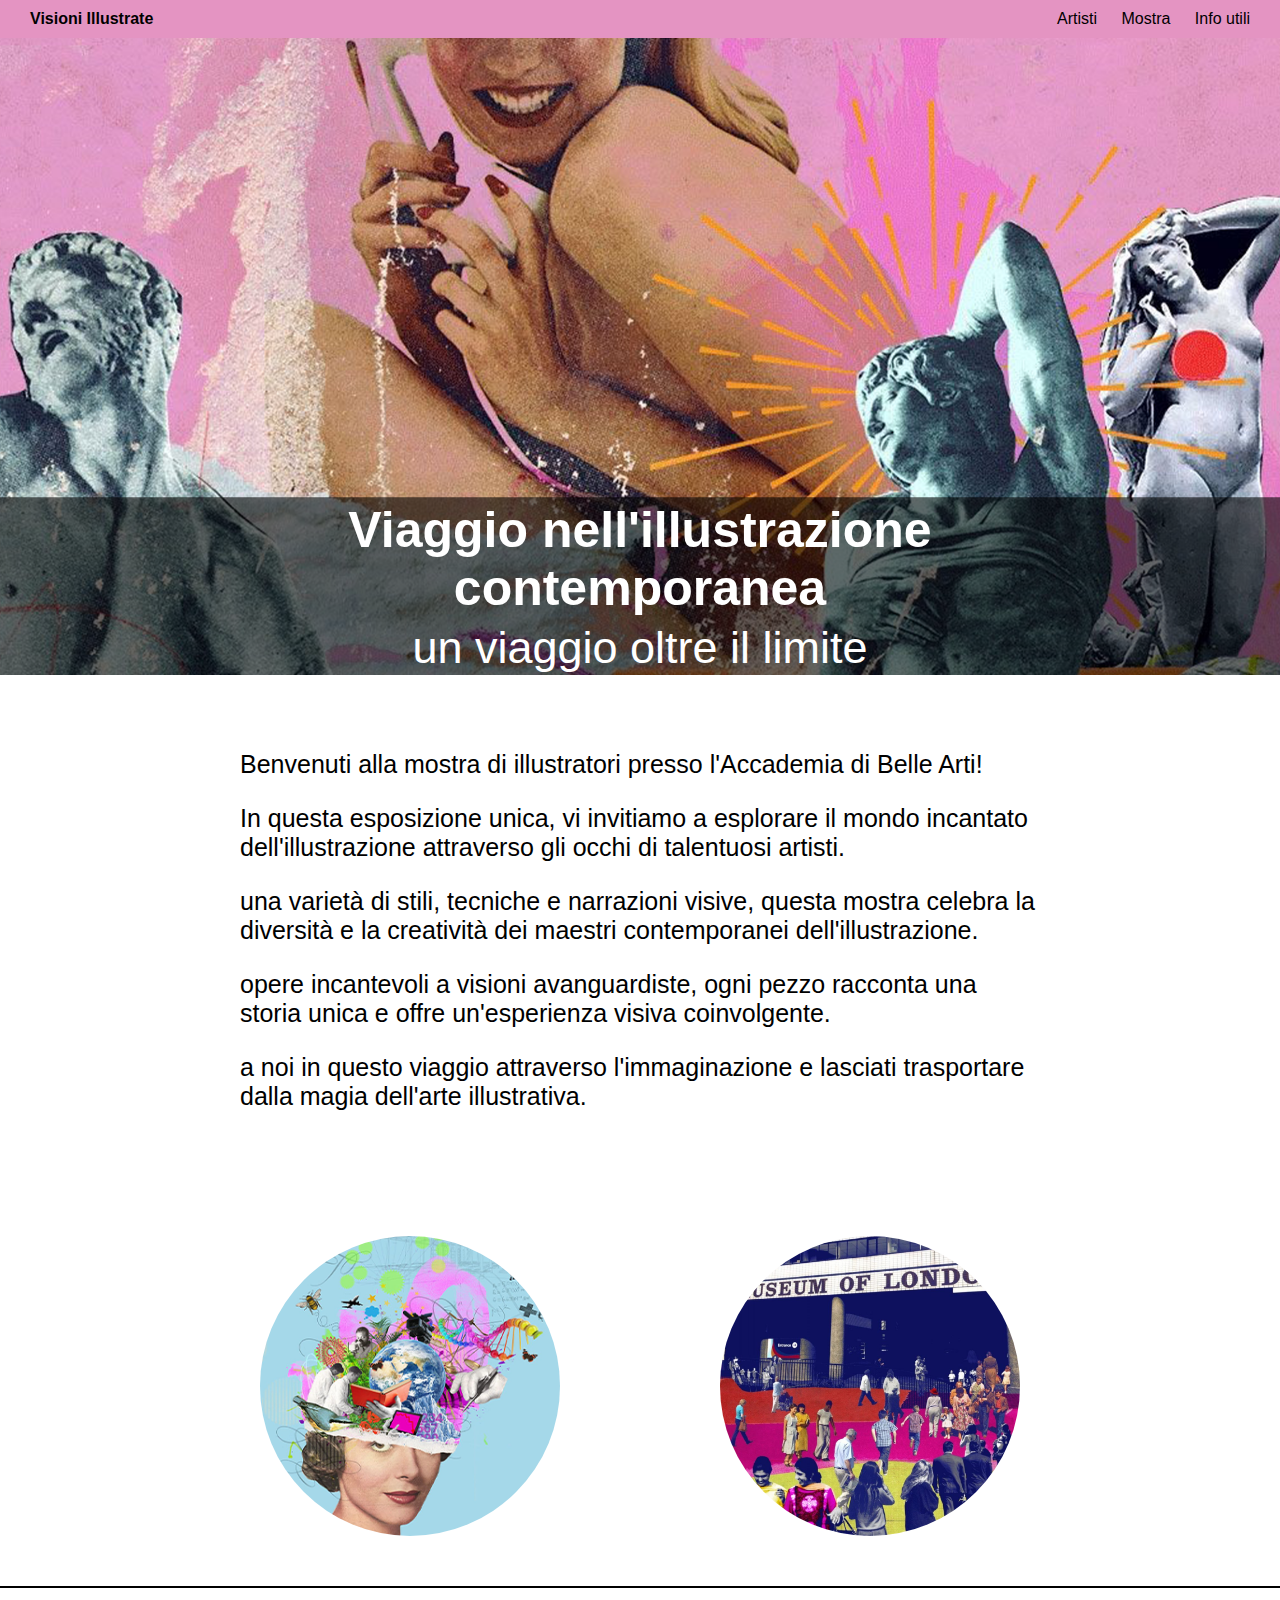
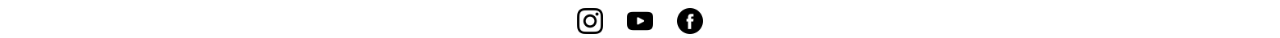
<file: index.html>
<!DOCTYPE html>
<html lang="en">
<head>
<meta charset="UTF-8">
<meta name="viewport" content="width=device-width, initial-scale=1.0">
<title>esercitazione 2</title>
<link rel="stylesheet" href="css/stileintro.css">
</head>
<body>

<div class="navbar">
  <b><a href="index.html" class="home">Visioni Illustrate</a></b>
  <div>
    <a href="artisti.html">Artisti</a>
    <a href="mostra.html">Mostra</a>
    <a href="info.html">Info utili</a>
  </div>
</div>

<div class="intro-photo">
  <img src="img/intro.png" alt="Immagine di introduzione">
  <div class="intro-text">
    <div class="title">Viaggio nell'illustrazione contemporanea</div>
    <div class="subtitle">un viaggio oltre il limite</div>
  </div>
</div>

<div class="text" align="center">
  <p>Benvenuti alla mostra di illustratori presso l'Accademia di Belle Arti! </p>
  <p> In questa esposizione unica, 
    vi invitiamo a esplorare il mondo incantato dell'illustrazione attraverso gli occhi di talentuosi artisti.</p>

     <p> una varietà di stili, tecniche e narrazioni visive, questa mostra celebra la diversità e la creatività dei maestri
      contemporanei dell'illustrazione. </p>
      <p> opere incantevoli a visioni avanguardiste, ogni pezzo racconta una storia unica
       e offre un'esperienza visiva coinvolgente.</p>
       
       <p> a noi in questo viaggio attraverso l'immaginazione e lasciati
        trasportare dalla magia dell'arte illustrativa.</p></div>



<div class="container">
  <div class="image">
      <img src="img/foto 1.png" alt="Foto 1">
      <div class="overlay">
          <a href="artisti.html">Artisti</a>
      </div>
  </div>
  <div class="image">
      <img src="img/foto 2.jpg" alt="Foto 2">
      <div class="overlay">
          <a href="mostra.html">La Mostra</a>
      </div>
  </div>
</div>

<div class="linea-nera"></div>

<div class="icone" align="center">
  <a href="https://www.instagram.com/abacatania/"><img src="img/instagram.png" alt="Icona 1"></a>
  <a href="https://www.youtube.com/channel/UCNDR1YMtQlPOKZ-_LPDMdig"><img src="img/youtube.png" alt="Icona 2"></a>
  <a href="https://www.facebook.com/abacatania/?locale=it_IT"><img src="img/facebook.png" alt="Icona 3"></a>
</div>

</body>
</html>
</file>
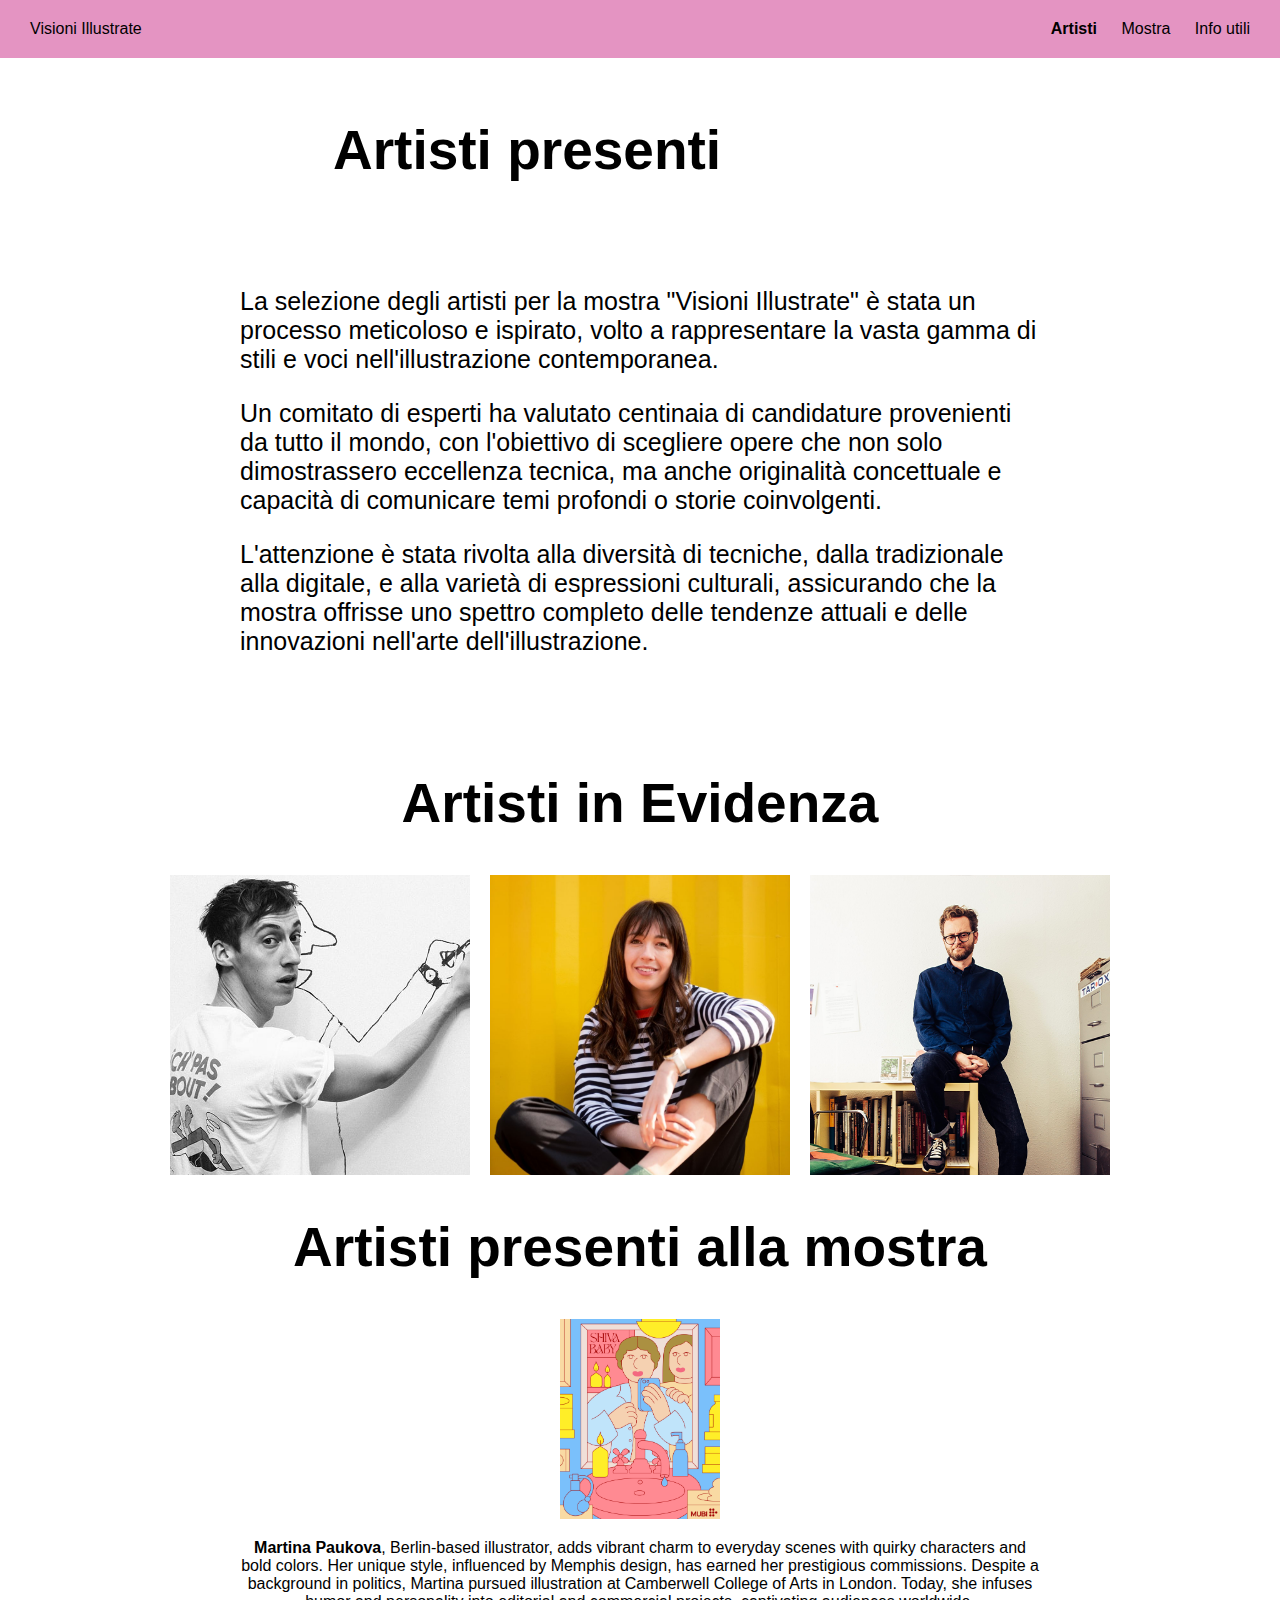
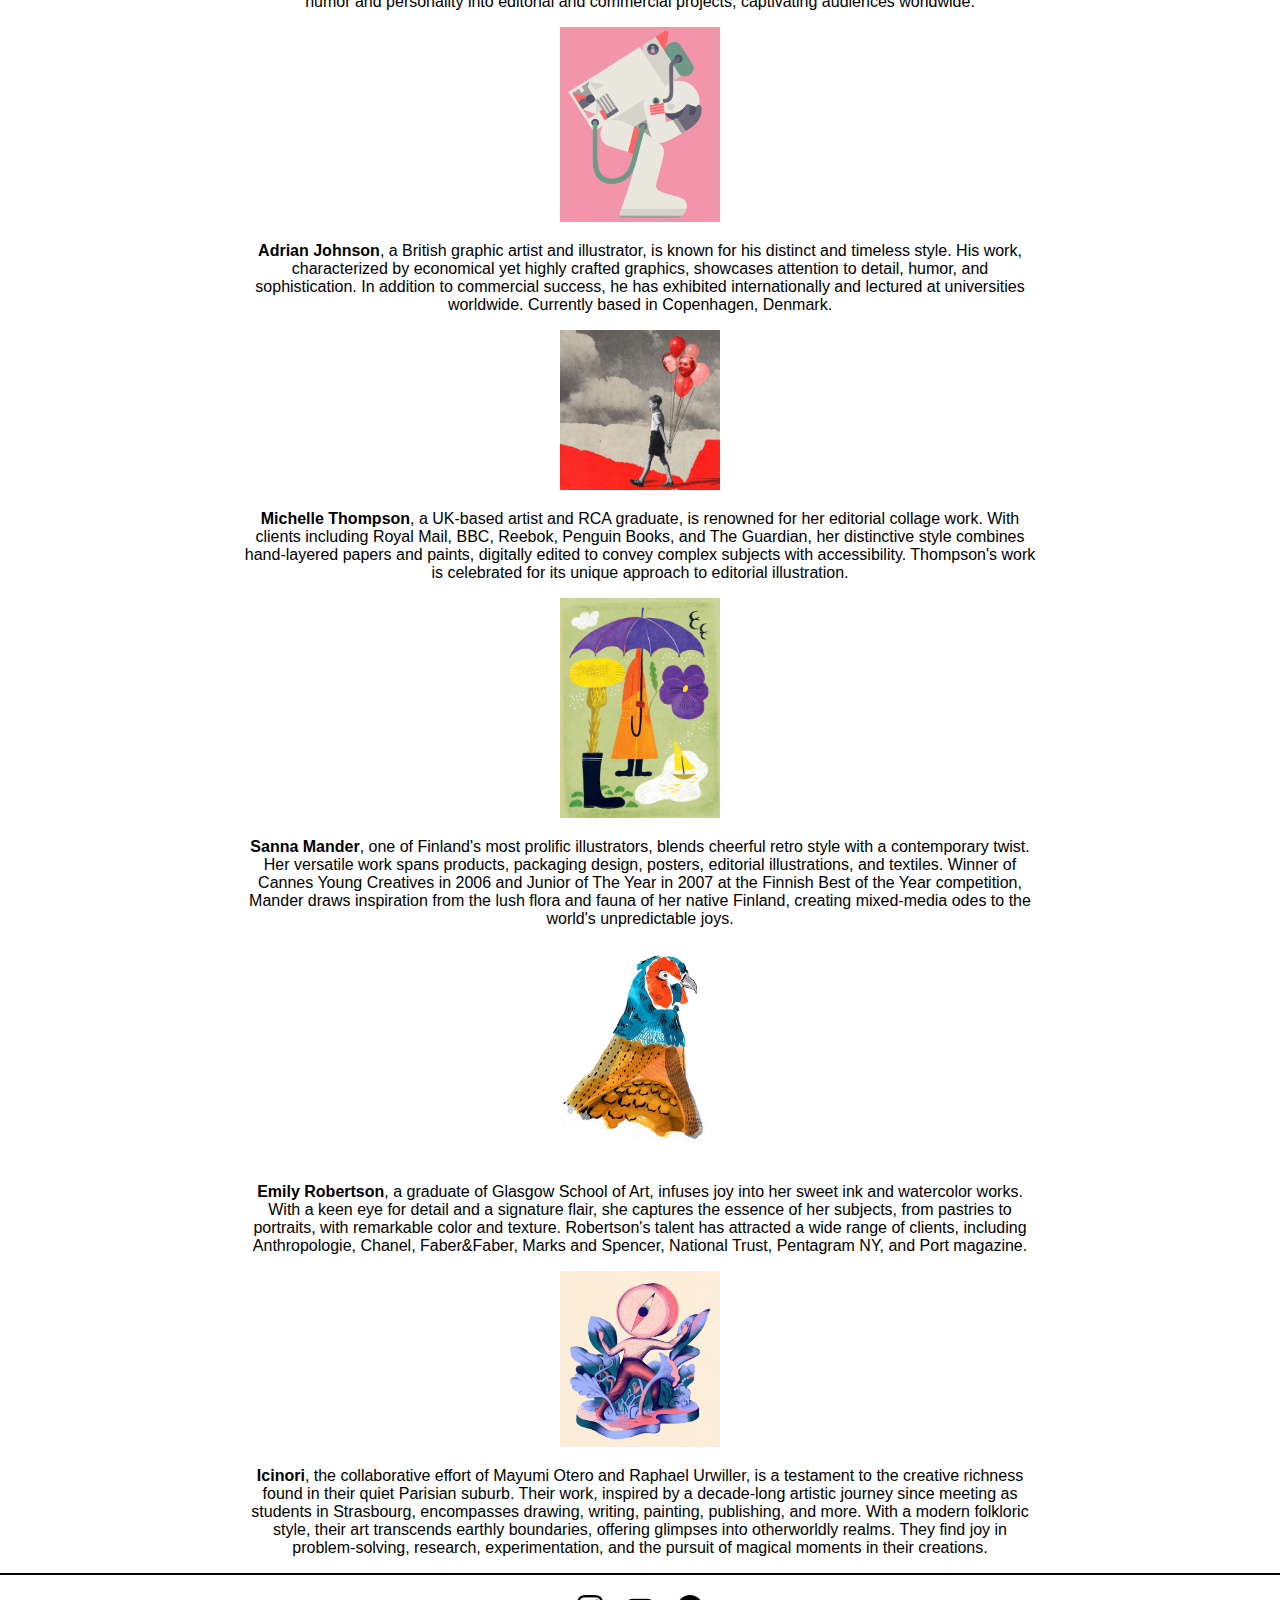
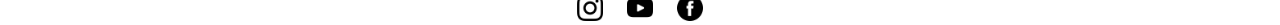
<file: artisti.html>
<!DOCTYPE html>
<html lang="en">
<head>
<meta charset="UTF-8">
<meta name="viewport" content="width=device-width, initial-scale=1.0">
<link rel="stylesheet" href="css/styleart.css">
<title>Pagina artisti</title>
</head>
<body>

<div class="navbar">
  <a href="index.html" class="home">Visioni Illustrate</a>
  <div>
   <b> <a href="artisti.html">Artisti</a></b>
    <a href="mostra.html">Mostra</a>
    <a href="info.html">Info utili</a>
  </div>
</div>

<div class="main-content">
  <div class="page-title1" align="left">
    Artisti presenti 
  </div>
  <div class="text" align="left">
    <p>La selezione degli artisti per la mostra "Visioni Illustrate" è stata un processo meticoloso e ispirato, volto a 
      rappresentare la vasta gamma di stili e voci nell'illustrazione contemporanea.</p>
      <p> Un comitato di esperti ha valutato
       centinaia di candidature provenienti da tutto il mondo, con l'obiettivo di scegliere opere che non solo dimostrassero 
       eccellenza tecnica, ma anche originalità concettuale e capacità di comunicare temi profondi o storie coinvolgenti. </p>

      <p> L'attenzione è stata rivolta alla diversità di tecniche, dalla tradizionale alla digitale, 
       e alla varietà di espressioni culturali, assicurando che la mostra offrisse uno spettro completo 
       delle tendenze attuali e delle innovazioni nell'arte dell'illustrazione.</p>
  </div>

  <div class="page-title" align="center">
    Artisti in Evidenza
  </div>
  <div class="container">
    <div class="image">
      <img src="img/artista 1.png" alt="Foto 1">
      <div class="overlay">
        <a href="Jullien.html">Jean Jullien</a>
      </div>
    </div>
    <div class="image">
      <img src="img/artista 2.png" alt="Foto 2">
      <div class="overlay">
        <a href="Hattie.html">Hattie Clark</a>
      </div>
    </div>
    <div class="image">
      <img src="img/artista 3.png" alt="Foto 3">
      <div class="overlay">
        <a href="paul.html">Paul Blow </a>
      </div>
    </div>
  </div>

  <div class="page-title2" align="center">
    Artisti presenti alla mostra
  </div>
  
  <div class="container-art">
    <img class="image-art" src="img/martina.jpg" alt="Descrizione dell'immagine">
    <p class="text-art"><b>Martina Paukova</b>, Berlin-based illustrator, adds vibrant charm to everyday scenes with quirky characters and bold colors. Her unique style, influenced by Memphis design, has earned her prestigious commissions. Despite a background in politics, Martina pursued illustration at Camberwell College of Arts in London. Today, she infuses humor and personality into editorial and commercial projects, captivating audiences worldwide.</p>
</div>

<div class="container-art">
  <img class="image-art" src="img/adrian.jpg" alt="Descrizione dell'immagine">
  <p class="text-art"><b>Adrian Johnson</b>, a British graphic artist and illustrator, is known for his distinct and timeless style. His work, characterized by economical yet highly crafted graphics, showcases attention to detail, humor, and sophistication. In addition to commercial success, he has exhibited internationally and lectured at universities worldwide. Currently based in Copenhagen, Denmark.</p>
</div>

<div class="container-art">
  <img class="image-art" src="img/michelle.jpg" alt="Descrizione dell'immagine">
  <p class="text-art"><b>Michelle Thompson</b>, a UK-based artist and RCA graduate, is renowned for her editorial collage work. With clients including Royal Mail, BBC, Reebok, Penguin Books, and The Guardian, her distinctive style combines hand-layered papers and paints, digitally edited to convey complex subjects with accessibility. Thompson's work is celebrated for its unique approach to editorial illustration.
  </p>
</div>

<div class="container-art">
  <img class="image-art" src="img/sanna.jpg" alt="Descrizione dell'immagine">
  <p class="text-art"><b>Sanna Mander</b>, one of Finland's most prolific illustrators, blends cheerful retro style with a contemporary twist. Her versatile work spans products, packaging design, posters, editorial illustrations, and textiles. Winner of Cannes Young Creatives in 2006 and Junior of The Year in 2007 at the Finnish Best of the Year competition, Mander draws inspiration from the lush flora and fauna of her native Finland, creating mixed-media odes to the world's unpredictable joys.
  </p>
</div>

<div class="container-art">
  <img class="image-art" src="img/emily.jpg" alt="Descrizione dell'immagine">
  <p class="text-art"><b>Emily Robertson</b>, a graduate of Glasgow School of Art, infuses joy into her sweet ink and watercolor works. With a keen eye for detail and a signature flair, she captures the essence of her subjects, from pastries to portraits, with remarkable color and texture. Robertson's talent has attracted a wide range of clients, including Anthropologie, Chanel, Faber&Faber, Marks and Spencer, National Trust, Pentagram NY, and Port magazine.

  </p>
</div>
  
<div class="container-art">
  <img class="image-art" src="img/icinori.jpg" alt="Descrizione dell'immagine">
  <p class="text-art"><b>Icinori</b>, the collaborative effort of Mayumi Otero and Raphael Urwiller, is a testament to the creative richness found in their quiet Parisian suburb. Their work, inspired by a decade-long artistic journey since meeting as students in Strasbourg, encompasses drawing, writing, painting, publishing, and more. With a modern folkloric style, their art transcends earthly boundaries, offering glimpses into otherworldly realms. They find joy in problem-solving, research, experimentation, and the pursuit of magical moments in their creations.
  </p>
</div>








</div>
<div class="linea-nera"></div>
<div class="icone" align="center">
  <a href="https://www.instagram.com/abacatania/"><img src="img/instagram.png" alt="Icona 1"></a>
  <a href="https://www.youtube.com/channel/UCNDR1YMtQlPOKZ-_LPDMdig"><img src="img/youtube.png" alt="Icona 2"></a>
  <a href="https://www.facebook.com/abacatania/?locale=it_IT"><img src="img/facebook.png" alt="Icona 3"></a>
</div>








</body>
</html>
</file>
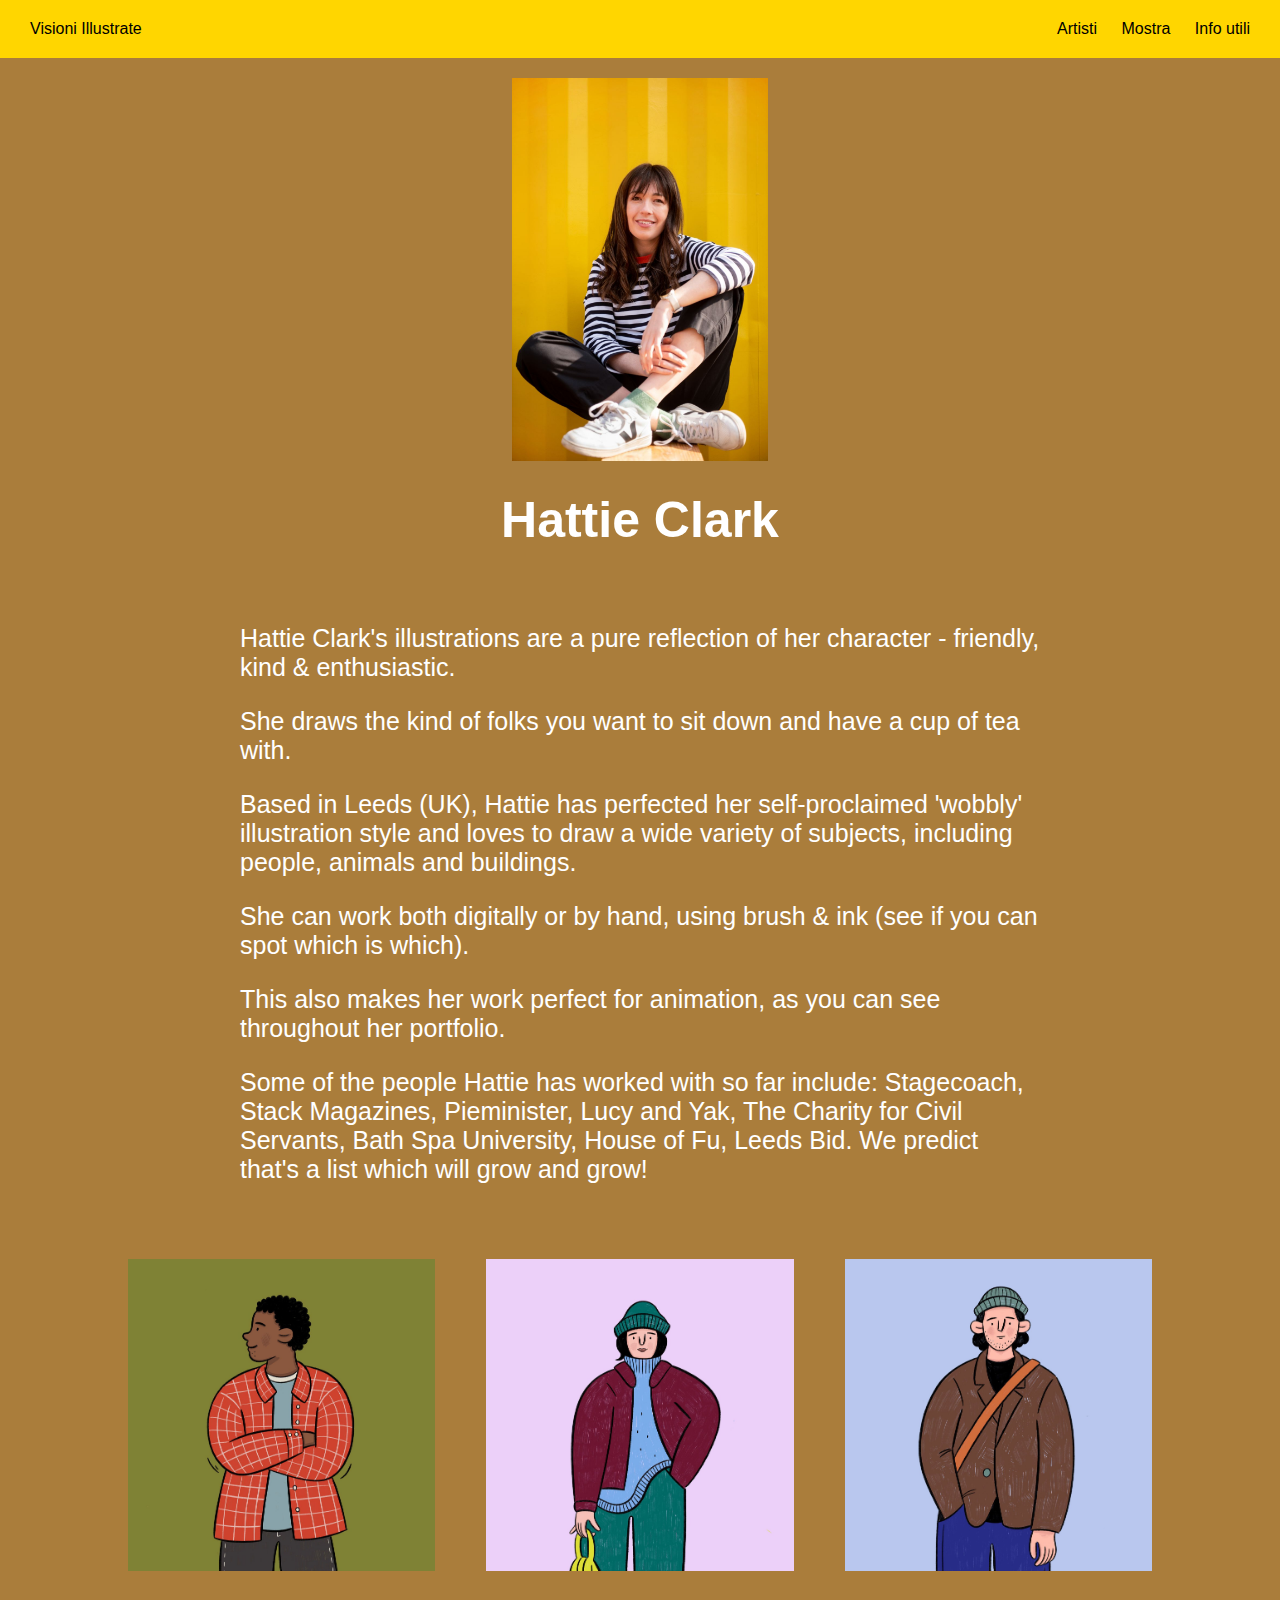
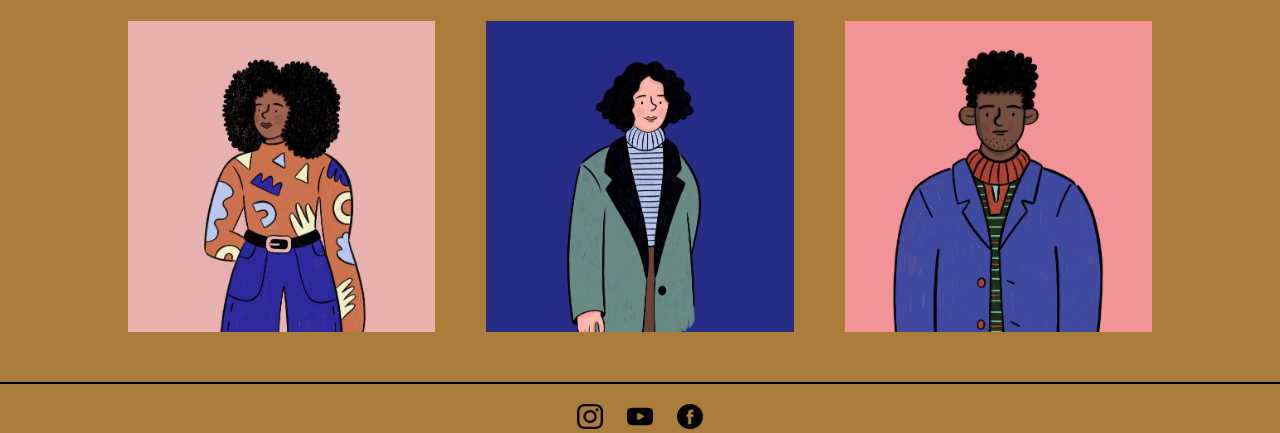
<file: Hattie.html>
<!DOCTYPE html>
<html lang="en">
<head>
<meta charset="UTF-8">
<meta name="viewport" content="width=device-width, initial-scale=1.0">
<link rel="stylesheet" href="css/style2.css">
<title>Hattie Clark</title>
</head>
<body>

  <div class="navbar">
    <a href="index.html" class="home">Visioni Illustrate</a>
    <div>
      <a href="artisti.html">Artisti</a>
      <a href="mostra.html">Mostra</a>
      <a href="info.html">Info utili</a>
    </div>
  </div>

<center>
  <img src="img/artista 2.png" alt="foto2" style="max-width: 20%; height: auto; display: block; margin: 0 auto;">
</center>

<div class="main-content">
  <div class="page-title">
    Hattie Clark
  </div>
  <div class="text">
   <p> Hattie Clark's illustrations are a pure reflection of her character - friendly, kind & enthusiastic.</p>
   <p> She draws the kind of folks you want to sit down and have a cup of tea with.</p>
   <p> Based in Leeds (UK), Hattie has perfected her self-proclaimed 'wobbly' illustration style and loves to draw a wide variety of subjects, including people, animals and buildings.</p>
   <p> She can work both digitally or by hand, using brush & ink (see if you can spot which is which).</p>
   <p> This also makes her work perfect for animation, as you can see throughout her portfolio.</p>
    <p>Some of the people Hattie has worked with so far include: Stagecoach, Stack Magazines, Pieminister, Lucy and Yak, The Charity for Civil Servants, Bath Spa University, House of Fu, Leeds Bid. We predict that's a list which will grow and grow!</p>
  </div>

  <div class="container">
    <div class="image">
      <img src="img/opera cla 1.jpg" alt="Foto 1">
    </div>
    <div class="image">
      <img src="img/opera cla 2.jpg" alt="Foto 2">
    </div>
    <div class="image">
      <img src="img/opera cla 3.jpg" alt="Foto 3">
    </div>
  </div>

  <div class="container">
    <div class="image">
      <img src="img/hat 5.jpg" alt="Foto 5">
    </div>
    <div class="image">
      <img src="img/hat 6.jpg" alt="Foto 6">
    </div>
    <div class="image">
      <img src="img/hat 7.jpg" alt="Foto 7">
    </div>
  </div>
  
  
  

</div>

<div class="linea-nera"></div>
<div class="icone" align="center">
  <a href="https://www.instagram.com/abacatania/"><img src="img/instagram.png" alt="Icona 1"></a>
  <a href="https://www.youtube.com/channel/UCNDR1YMtQlPOKZ-_LPDMdig"><img src="img/youtube.png" alt="Icona 2"></a>
  <a href="https://www.facebook.com/abacatania/?locale=it_IT"><img src="img/facebook.png" alt="Icona 3"></a>
</div>

</body>
</html>
</file>
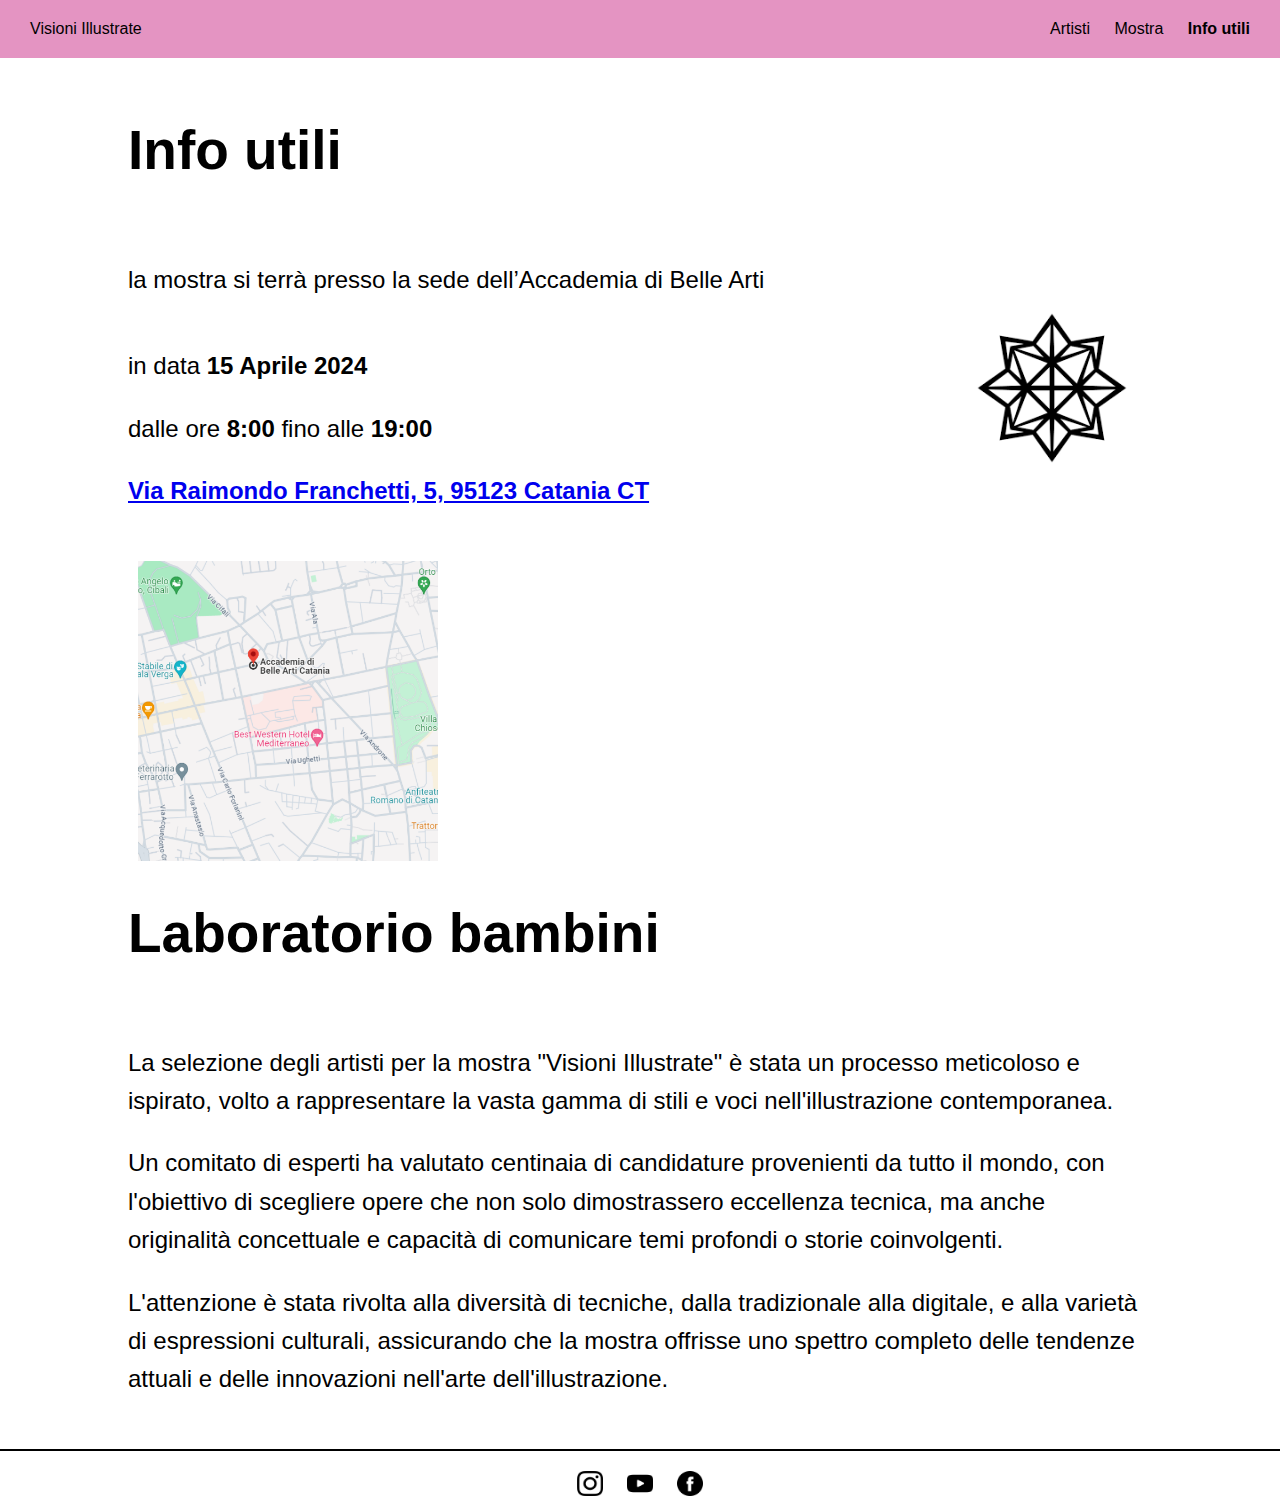
<file: info.html>
<!DOCTYPE html>
<html lang="en">
<head>
<meta charset="UTF-8">
<meta name="viewport" content="width=device-width, initial-scale=1.0">
<link rel="stylesheet" href="css/styleart.css">
<title>informazioni</title>
</head>
<body>

<div class="navbar">
  <a href="index.html" class="home">Visioni Illustrate</a>
  <div>
    <a href="artisti.html">Artisti</a>
    <a href="mostra.html">Mostra</a>
   <b> <a href="info.html">Info utili</a></b>
  </div>
</div>

<div class="main-content">
  <div class="page-title" align="left">
    Info utili
  </div>
  
  <div class="page-content" align="left">
    <p>la mostra si terrà presso la sede dell’Accademia di Belle Arti</p>
    
     <div class="info-container">
       <div class="info-text">
         <p> in data <b> 15 Aprile 2024</b></p>
         <p>dalle ore <b>8:00</b> fino alle <b>19:00</b></p>
         <b><a href="https://www.google.com/maps/place//data=!4m2!3m1!1s0x1313fcd2c25c1883:0xbe3c697761685651?sa=X&ved=1t:8290&ictx=111">
         Via Raimondo Franchetti, 5, 95123 Catania CT</a></b>
       </div>
       <div class="info-image">
         <img src="img/marchio.png" alt="Marchio">
       </div>
     </div>
</div>



  <div class="image" align="left">
    <img src="img/mappa.png">
  </div>





  <div class="page-title" align="left">
    Laboratorio bambini
  </div>
  <div class="page-content" align="left">
    <p>La selezione degli artisti per la mostra "Visioni Illustrate" è stata un processo meticoloso e ispirato, volto a 
      rappresentare la vasta gamma di stili e voci nell'illustrazione contemporanea.</p>
Un comitato di esperti ha valutato centinaia di candidature provenienti da tutto il mondo, con l'obiettivo di scegliere opere che non solo dimostrassero 
       eccellenza tecnica, ma anche originalità concettuale e capacità di comunicare temi profondi o storie coinvolgenti.</p>
       L'attenzione è stata rivolta alla diversità di tecniche, dalla tradizionale alla digitale, 
       e alla varietà di espressioni culturali, assicurando che la mostra offrisse uno spettro completo 
       delle tendenze attuali e delle innovazioni nell'arte dell'illustrazione.</p>

  </div>
</div>

<div class="linea-nera"></div>
<div class="icone" align="center">
  <a href="https://www.instagram.com/abacatania/"><img src="img/instagram.png" alt="Icona 1"></a>
  <a href="https://www.youtube.com/channel/UCNDR1YMtQlPOKZ-_LPDMdig"><img src="img/youtube.png" alt="Icona 2"></a>
  <a href="https://www.facebook.com/abacatania/?locale=it_IT"><img src="img/facebook.png" alt="Icona 3"></a>
</div>


</body>
</html>
</file>
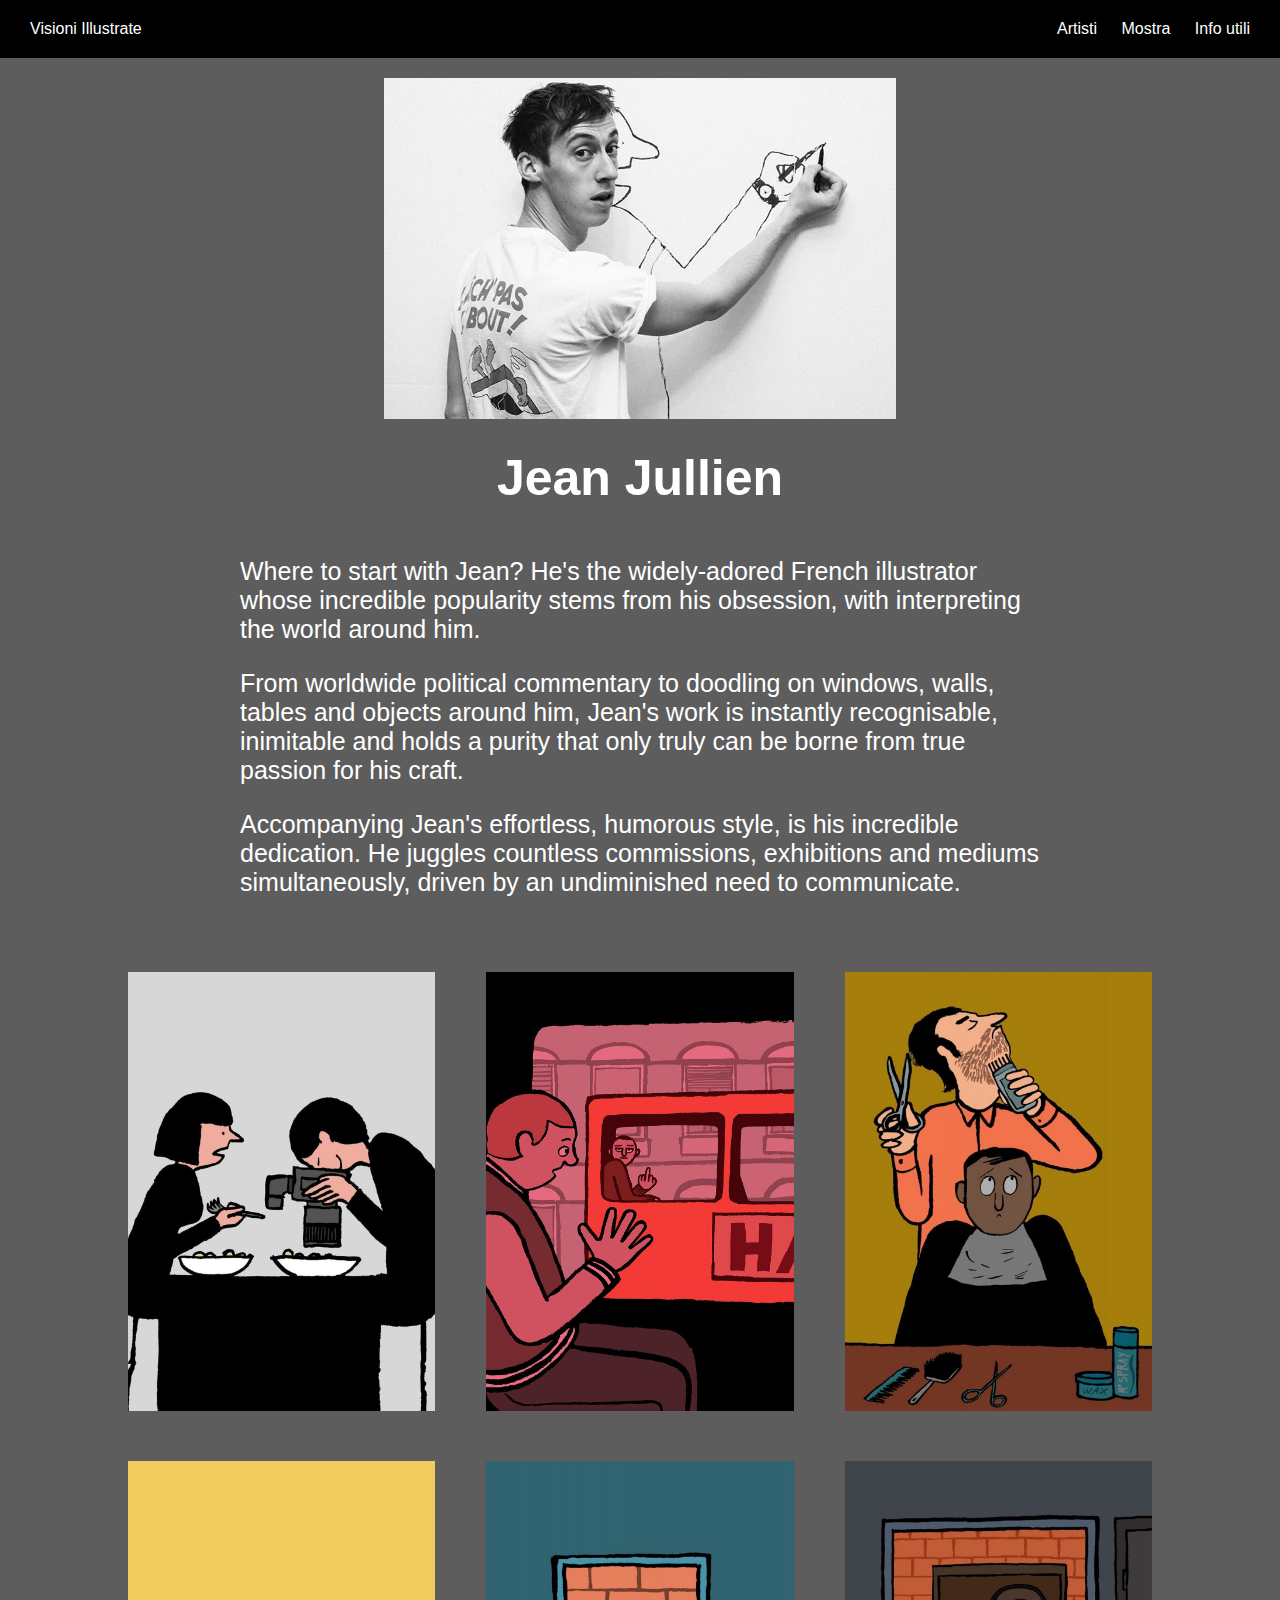
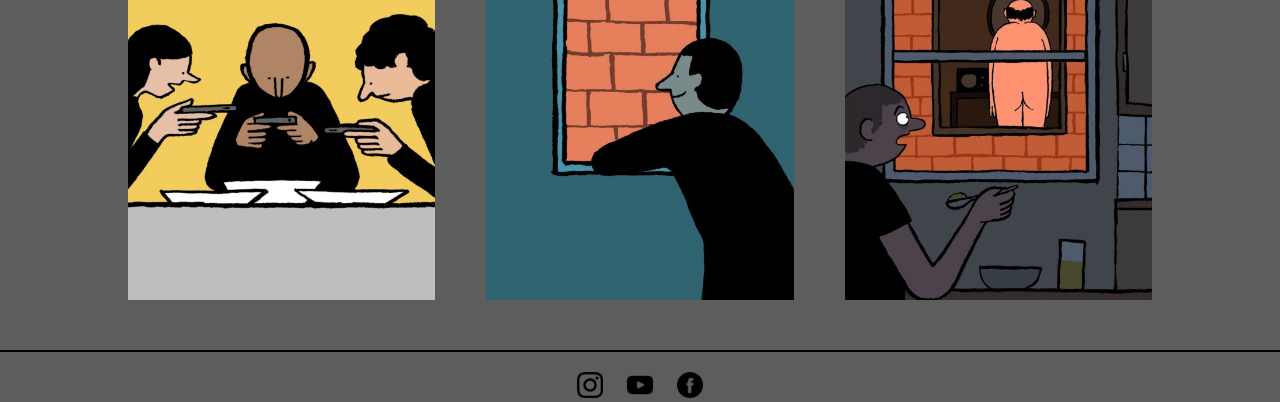
<file: Jullien.html>
<!DOCTYPE html>
<html lang="en">
<head>
<meta charset="UTF-8">
<meta name="viewport" content="width=device-width, initial-scale=1.0">
<link rel="stylesheet" href="css/style1.css">
<title>Jean Jullien</title>
</head>
<body>

  <div class="navbar">
    <a href="index.html" class="home">Visioni Illustrate</a>
    <div>
      <a href="artisti.html">Artisti</a>
      <a href="mostra.html">Mostra</a>
      <a href="info.html">Info utili</a>
    </div>
  </div>

<center>
  <img src="img/artista 1.png" alt="foto2" style="max-width: 40%; height: auto; display: block; margin: 0 auto;">
</center>

<div class="main-content">
  <div class="page-title">
    Jean Jullien
  </div>
  <div class="text">
    Where to start with Jean? He's the widely-adored French illustrator whose incredible popularity stems from his obsession, with interpreting the world around him.</p>
    From worldwide political commentary to doodling on windows, walls, tables and objects around him, Jean's work is instantly recognisable, inimitable and holds a purity that only truly can be borne from true passion for his craft.</p>
   Accompanying Jean's effortless, humorous style, is his incredible dedication. He juggles countless commissions, exhibitions and mediums simultaneously, driven by an undiminished need to communicate.</p>

  </div>

  <div class="container">
    <div class="image">
      <img src="img/opera jul 1.jpg" alt="Foto 1">
    </div>
    <div class="image">
      <img src="img/opera jul 2.jpg" alt="Foto 2">
    </div>
    <div class="image">
      <img src="img/opera jul 3.jpg" alt="Foto 3">
    </div>
  </div>

  <div class="container">
    <div class="image">
      <img src="img/jul 4.jpg" alt="Foto 4">
    </div>
    <div class="image">
      <img src="img/jul 5.jpg" alt="Foto 5">
    </div>
    <div class="image">
      <img src="img/jul 6.jpg" alt="Foto 6">
    </div>
  </div>
  
  
  
  

</div>

<div class="linea-nera"></div>
<div class="icone" align="center">
  <a href="https://www.instagram.com/abacatania/"><img src="img/instagram.png" alt="Icona 1"></a>
  <a href="https://www.youtube.com/channel/UCNDR1YMtQlPOKZ-_LPDMdig"><img src="img/youtube.png" alt="Icona 2"></a>
  <a href="https://www.facebook.com/abacatania/?locale=it_IT"><img src="img/facebook.png" alt="Icona 3"></a>
</div>

</body>
</html>
</file>
<file: css/stileintro.css>
body {
  margin: 0;
  font-family: Arial, sans-serif;
  background-color: white;
}

.navbar {
  background-color: #E494C2;
  overflow: hidden;
  display: flex;
  justify-content: space-between;
  align-items: center;
  padding: 10px 20px;
  margin-bottom: 0;
  
}

.navbar a {
  color: black;
  text-decoration: none;
  padding: 10px 8px;
  margin: 0 2px;
}

.navbar a.home {
  order: -1;
}

.intro-photo {
  width: 100%;
  height: 637px;
  overflow: hidden;
  position: relative; /* Aggiunto posizionamento relativo */
}

.intro-photo img {
  width: 100%;
  height: 100%;
  object-fit: cover;
}

.intro-text {
  position: absolute;
  top: 50%;
  left: 50%;
  transform: translate(-50%, -50%); /* Centra il testo */
  text-align: center; /* Centra il testo orizzontalmente */
  color: white;
}

.title {
  padding-top: 460px;
  font-size: 50px;
  font-weight: bold;
  margin-bottom: 5px; /* Aggiunto margine inferiore per separare il titolo dal sottotitolo */
}

.subtitle {
  font-size: 45px;
  font-weight: normal;
}

.container {
  display: flex;
  justify-content: center;
  margin-top: 20px;
}

.image img {
  width: 100%;
  height: 100%;
  object-fit: cover;
}

.image {
  margin: 50px 80px;
  width: 300px;
  height: 300px;
  overflow: hidden;
  border-radius: 50%;
  position: relative;
}

.overlay {
  position: absolute;
  top: 50%;
  left: 50%;
  transform: translate(-50%, -50%);
  width: 100%;
  height: 100%;
  background-color: rgba(0, 0, 0, 0.5);
  color: #fff;
  display: flex;
  justify-content: center;
  align-items: center;
  opacity: 0;
  transition: opacity 0.3s;
}

.image:hover .overlay {
  opacity: 1;
}

.overlay a {
  text-decoration: none;
  color: #fff;
  font-size: 30px;
  font-weight: bold;
}

.linea-nera {
  width: 100%;
  height: 2px;
  background-color: black;
}

.icone {
  margin-top: 20px;
}

.icone a {
  margin: 0 10px;
}

.icone img {
  width: 2%;
  height: 2%;
  object-fit: cover;
}


.b{
  font-weight: bold;
}


.page-content {
  padding-top: 20px;
  padding-left: 20px;
  color: rgb(0, 0, 0);
  font-size: 20px;
  align-content: center;
  line-height: 1.6;
  text-align: left;
  margin-bottom: 40px;
}

.text {
  align-content: left;
  max-width: 800px;
  margin: 20px auto;
  font-size: 25px;
  text-align: left;
  padding-top: 30px;
  padding-bottom: 30px;
}

/* Stili per dispositivi mobili */
@media only screen and (max-width: 768px) {
  .navbar {
    padding: 10px;
  }
  
  .title {
    font-size: 20px;
  }
  
  .subtitle {
    font-size: 15px;
  }
  
  .container {
    flex-wrap: wrap;
    justify-content: center;
  }
  
  .image {
    margin: 20px;
    width: 200px;
    height: 200px;
  }
  
  .image img {
    width: 100%;
    height: 100%;
  }
  
  .page-content {
    padding: 20px;
    font-size: 18px;
  }
  
  .text {
    font-size: 20px;
    padding: 20px;
  }

  .icone img {
    width: 20%;
    height: 20%;
    object-fit: cover; /* Fai in modo che l'immagine copra l'intera area mantenendo le proporzioni */
  
  
  }
}
</file>
<file: css/styleart.css>
body {
  margin: 0;
  font-family: Arial, sans-serif;
  background-color: #ffffff;
}

.navbar {
  background-color: #E494C2;
  overflow: hidden;
  display: flex;
  justify-content: space-between;
  align-items: center;
  padding: 10px 20px;
  margin-bottom: 20px;
}

.navbar a {
  color: rgb(0, 0, 0);
  text-decoration: none;
  padding: 10px 8px;
  margin: 0 2px;
}

.navbar a.home {
  order: -1;
}

.main-content {
  margin: 0 auto;
  width: 80%;
  text-align: center;
}

.page-title1 {
  padding-top: 40px;
  padding-bottom: 30px;
  color: rgb(0, 0, 0);
  align-content: left;
  font-size: 55px;
  font-weight: bold;
  margin-bottom: 10px;
  padding-left: 205px;
}

.page-title {
  padding-top: 40px;
  padding-bottom: 30px;
  color: rgb(0, 0, 0);
  align-content: left;
  font-size: 55px;
  font-weight: bold;
  margin-bottom: 10px;
}

.page-title2 {
  padding-top: 40px;
  padding-bottom: 30px;
  color: rgb(0, 0, 0);
  align-content: left;
  font-size: 55px;
  font-weight: bold;
  margin-bottom: 10px;
}

.page-content {
  padding-top: 15px;
  color: rgb(0, 0, 0);
  font-size: 24px;
  align-content: left;
  line-height: 1.6;
  text-align: left;
  margin-bottom: 50px;
}

.center-image {
  display: block;
  margin: 0 auto; /* Questo centrerà l'immagine */
}

.container {
  display: flex;
  justify-content: center;
}

.image {
  position: relative;
  margin: 0 10px;
  width: 300px; /* Imposta la larghezza delle miniature */
  height: 300px; /* Imposta l'altezza delle miniature */
  overflow: hidden; /* Per assicurarsi che le immagini non superino le dimensioni specificate */
  padding: px; /* Aggiunge un padding per contenere lo sfondo nero */
}


.image img {
  width: 100%;
  height: 100%;
  object-fit: cover; /* Fai in modo che l'immagine copra l'intera area mantenendo le proporzioni */
}

.overlay {
  position: absolute;
  top: 0;
  left: 0;
  width: 100%;
  height: 100%;
  background-color: rgba(0, 0, 0, 0.5);
  color: #fff;
  display: flex;
  justify-content: center;
  align-items: center;
  opacity: 0;
  transition: opacity 0.3s;
}

.image:hover .overlay {
  opacity: 1;
}

.overlay a {
  text-decoration: none;
  color: #fff;
  font-size: 30px; /* Riduci la dimensione del testo */
  font-weight: bold;
}

.h1
{
  padding-top: 10px;
  font-size: 50px;
  padding-bottom: 20px;
  font-weight: bold;


}

.b {
  font-weight: bold;
}

.date-image-container {
  display: flex;
  align-items: center;
  margin-top: 20px; /* Regola il margine superiore come preferisci */
}

.date-image-container img {
  width: 50px; /* Regola la larghezza dell'immagine come preferisci */
  height: auto;
  margin-right: 10px; /* Aggiunge un margine a destra per separare l'immagine dal testo */
}



.info-text {
  flex: 1;
}

.info-container {
  display: flex;
  justify-content: space-between;
  align-items: flex-start; /* Per posizionare l'immagine più in alto */
}

.info-image {
  margin-top: -35px; /* Sposta l'immagine verso l'alto */
}

.info-image img {
  width: 200px; /* Imposta la larghezza dell'immagine */
  height: auto; /* Imposta l'altezza automaticamente in base alla larghezza */
}

.linea-nera {
  width: 100%;
  height: 2px;
  background-color: black;
}

.icone {
  margin-top: 20px; /* Distanza tra la linea nera e le icone */
}

.icone a {
  margin: 0 10px; /* Spazio tra le icone */
}

.icone img {
  width: 2%;
  height: 2%;
  object-fit: cover; /* Fai in modo che l'immagine copra l'intera area mantenendo le proporzioni */


}

.b{
  font-weight: bold;
}

.container-art {
  text-align: center;
  max-width: 800px;
  margin: 0 auto;
}
.image-art {
  max-width: 20%;
  height: auto;
}
.text-art {
  text-align: center;
}


.text {
  align-content: left;
  max-width: 800px;
  margin: 20px auto;
  font-size: 25px;
  text-align: left;
  padding-top: 30px;
  padding-bottom: 30px;
}

/* Stili per dispositivi mobili */
@media only screen and (max-width: 768px) {
  .navbar {
    padding: 10px;
  }
  
  .page-title,
  .page-title1,
  .page-title2 {
    font-size: 40px;
  }
  
  .page-content {
    font-size: 20px;
    padding: 15px;
    margin-bottom: 30px;
  }

  .container {
    flex-wrap: wrap;
  }
  
  .image {
    width: 100%;
    height: auto;
    margin: 10px 0;
  }
  
  .date-image-container img {
    width: 40px;
  }

  .info-image img {
    width: 130px;
  }

  .icones {
    margin-top: 10px;
  }

  .icones img {
    width: 4%;
    height: auto;
  }

  .container-art {
    max-width: 100%;
  }

  .image-art {
    max-width: 40%;
  }

  .text-art {
    font-size: 18px;
  }
  
  .text {
    font-size: 18px;
    padding-top: 20px;
    padding-bottom: 20px;
  }

  .page-title1 {
    padding-top: 40px;
    padding-bottom: 30px;
    color: rgb(0, 0, 0);
    align-content: left;
    font-size: 55px;
    font-weight: bold;
    margin-bottom: 10px;
    padding-left: 15px;
  }

  .icone img {
    width: 20%;
    height: 20%;
    object-fit: cover; /* Fai in modo che l'immagine copra l'intera area mantenendo le proporzioni */
  
  
  }
}
</file>
<file: css/style2.css>
body {
  margin: 0;
  font-family: Arial, sans-serif;
  background-color: #AA7D3B;
}

.navbar {
  background-color: #FFD600;
  overflow: hidden;
  display: flex;
  justify-content: space-between;
  align-items: center;
  padding: 10px 20px;
  margin-bottom: 20px;
}

.navbar a {
  color: rgb(0, 0, 0);
  text-decoration: none;
  padding: 10px 8px;
  margin: 0 2px;
}

.navbar a.home {
  order: -1;
}

.main-content {
  margin: 0 auto;
  width: 80%;
  text-align: center;
}

.page-title {
  padding-top: 30px;
  align-content: center;
  color: white;
  font-size: 50px;
  font-weight: bold;
  margin-bottom: 20px;
}

.page-content {
  color: white;
  font-size: 25px;
  line-height: 1.6;
  text-align: left;
  margin-bottom: 50px;
}

.center-image {
  display: block;
  margin: 0 auto; /* Questo centrerà l'immagine */
}

.container {
  display: flex;
  justify-content: space-between; /* Allinea le immagini distribuendole uniformemente nello spazio disponibile */
  margin-bottom: 50px; /* Aggiunge un margine inferiore per separare le immagini dal contenuto successivo */
}

.image {
  width: 30%; /* Imposta la larghezza delle miniature in modo che siano equidistanti e non troppo vicine */
  overflow: hidden; /* Assicura che l'immagine non superi i limiti del contenitore */
}

.image img {
  width: 100%; /* Rendi l'immagine larga quanto il contenitore */
  height: 100%; /* Rendi l'altezza dell'immagine uguale alla larghezza per renderla un quadrato */
  object-fit: cover; /* Fa in modo che l'immagine copra l'intera area mantenendo le proporzioni */
}


.linea-nera {
  width: 100%;
  height: 2px;
  background-color: black;
}

.icone {
  margin-top: 20px; /* Distanza tra la linea nera e le icone */
}

.icone a {
  margin: 0 10px; /* Spazio tra le icone */
}

.icone img {
  width: 2%;
  height: 2%;
  object-fit: cover; /* Fai in modo che l'immagine copra l'intera area mantenendo le proporzioni */


}

.text {
  color:white;
  align-content: left;
  max-width: 800px;
  margin: 20px auto;
  font-size: 25px;
  text-align: left;
  padding-top: 30px;
  padding-bottom: 30px;
}
</file>
<file: css/style1.css>
body {
  margin: 0;
  font-family: Arial, sans-serif;
  background-color: #5d5d5d;
}

.navbar {
  background-color: #000000;
  overflow: hidden;
  display: flex;
  justify-content: space-between;
  align-items: center;
  padding: 10px 20px;
  margin-bottom: 20px;
}

.navbar a {
  color: white;
  text-decoration: none;
  padding: 10px 8px;
  margin: 0 2px;
}

.navbar a.home {
  order: -1;
}

.main-content {
  margin: 0 auto;
  width: 80%;
  text-align: center;
}

.page-title {
  padding-top: 30px;
  align-content: center;
  color: white;
  font-size: 50px;
  font-weight: bold;
  margin-bottom: 20px;
}

.page-content {
  color: white;
  font-size: 25px;
  line-height: 1.6;
  text-align: left;
  margin-bottom: 50px;
}

.center-image {
  display: block;
  margin: 0 auto; /* Questo centrerà l'immagine */
}

.container {
  display: flex;
  justify-content: space-between; /* Allinea le immagini distribuendole uniformemente nello spazio disponibile */
  margin-bottom: 50px; /* Aggiunge un margine inferiore per separare le immagini dal contenuto successivo */
}

.image {
  width: 30%; /* Imposta la larghezza delle miniature in modo che siano equidistanti e non troppo vicine */
  overflow: hidden; /* Assicura che l'immagine non superi i limiti del contenitore */
}

.image img {
  width: 100%; /* Rendi l'immagine larga quanto il contenitore */
  height: 100%; /* Rendi l'altezza dell'immagine uguale alla larghezza per renderla un quadrato */
  object-fit: cover; /* Fa in modo che l'immagine copra l'intera area mantenendo le proporzioni */
}


.linea-nera {
  width: 100%;
  height: 2px;
  background-color: black;
}

.icone {
  margin-top: 20px; /* Distanza tra la linea nera e le icone */
}

.icone a {
  margin: 0 10px; /* Spazio tra le icone */
}

.icone img {
  width: 2%;
  height: 2%;
  object-fit: cover; /* Fai in modo che l'immagine copra l'intera area mantenendo le proporzioni */


}

.text {
  color:white;
  align-content: left;
  max-width: 800px;
  margin: 20px auto;
  font-size: 25px;
  text-align: left;
  padding-top: 30px;
  padding-bottom: 30px;
}

/* Stili per dispositivi mobili */
@media only screen and (max-width: 768px) {
  .navbar {
    padding: 10px;
  }

  .page-title {
    font-size: 40px;
    padding-top: 20px; /* Riduci il padding superiore */
    margin-bottom: 10px; /* Riduci il margine inferiore */
  }

  .page-content {
    font-size: 20px;
    margin-bottom: 30px;
  }

  .container {
    flex-wrap: wrap; /* Permetti il riavvolgimento degli elementi */
    justify-content: center; /* Centra le immagini */
  }

  .image {
    width: 25%; /* Riduci la larghezza delle miniature */
    margin-bottom: 20px; /* Aggiungi spazio tra le miniature */
  }

  .icone img {
    width: 20%; /* Riduci le dimensioni delle icone */
  }

  .text {
    font-size: 18px; /* Riduci la dimensione del testo */
    padding: 20px; /* Aggiungi spazio uniforme intorno al testo */
  }
}
</file>
